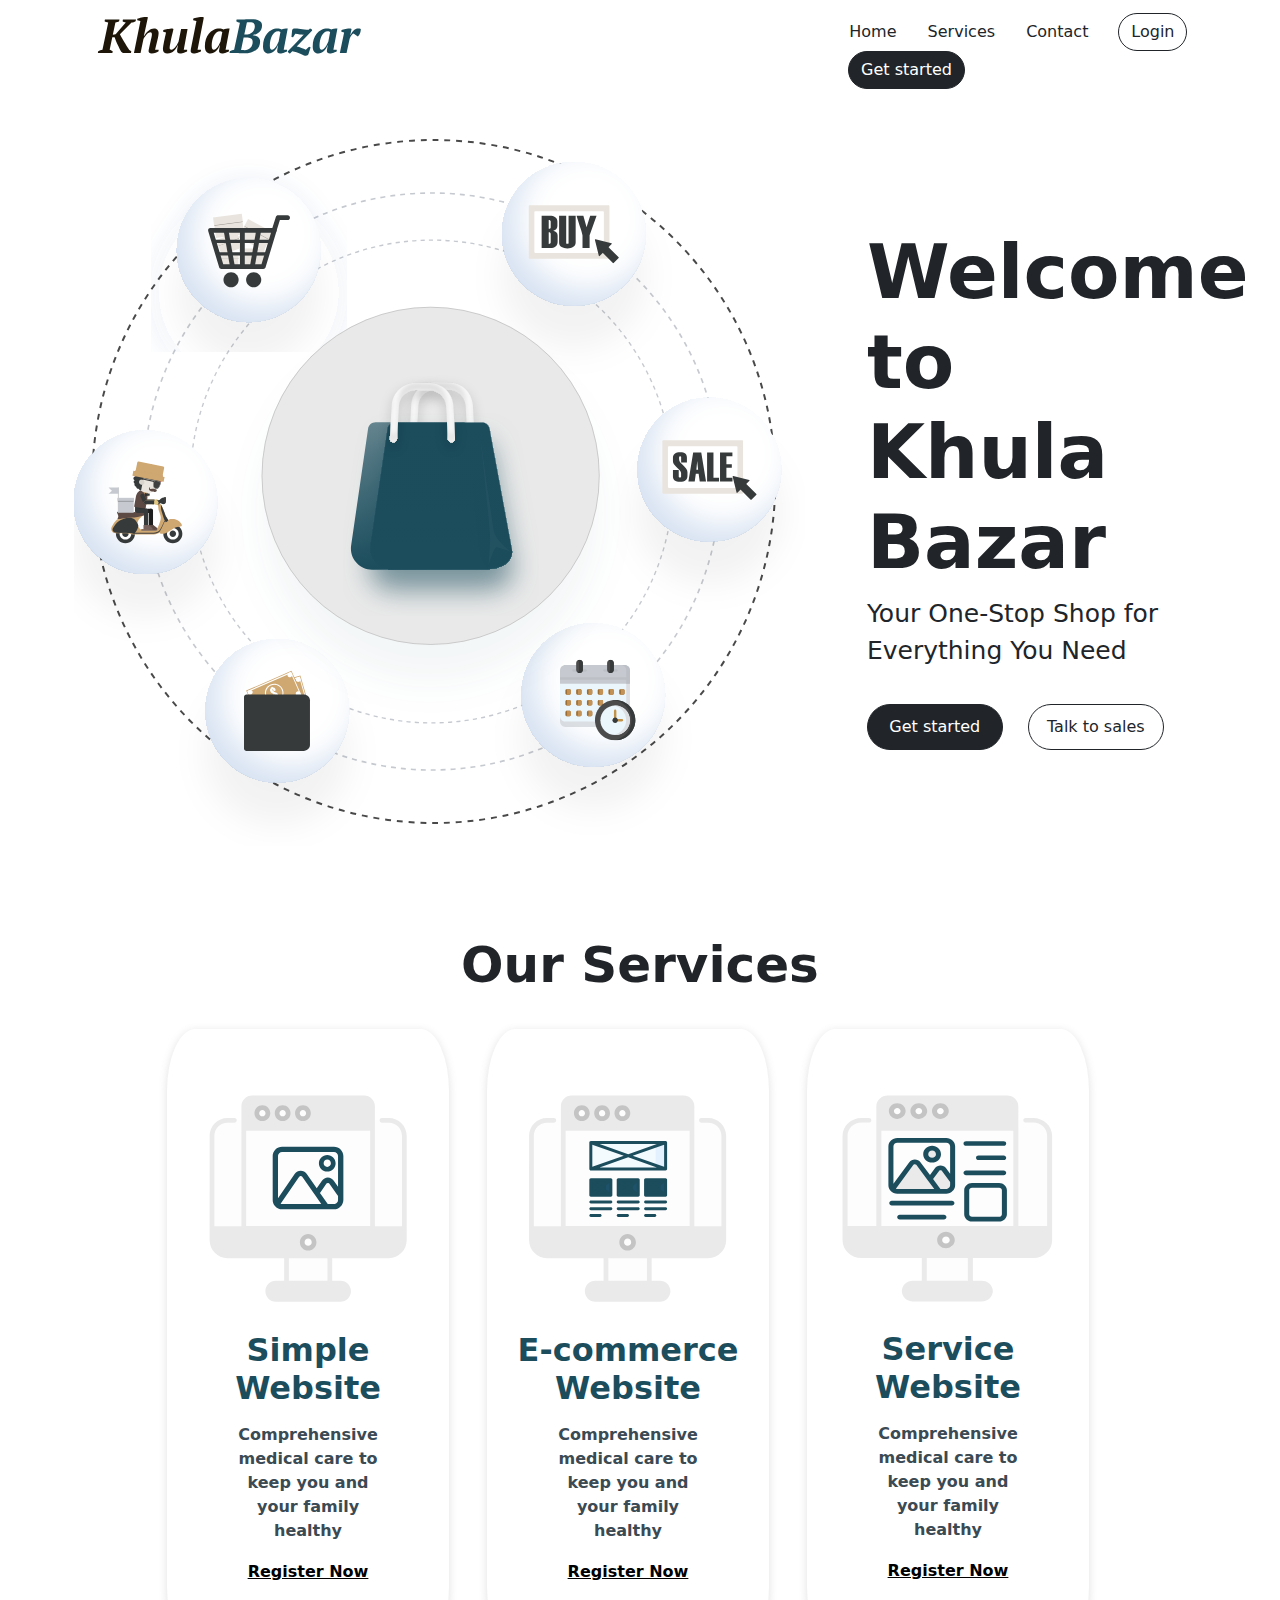
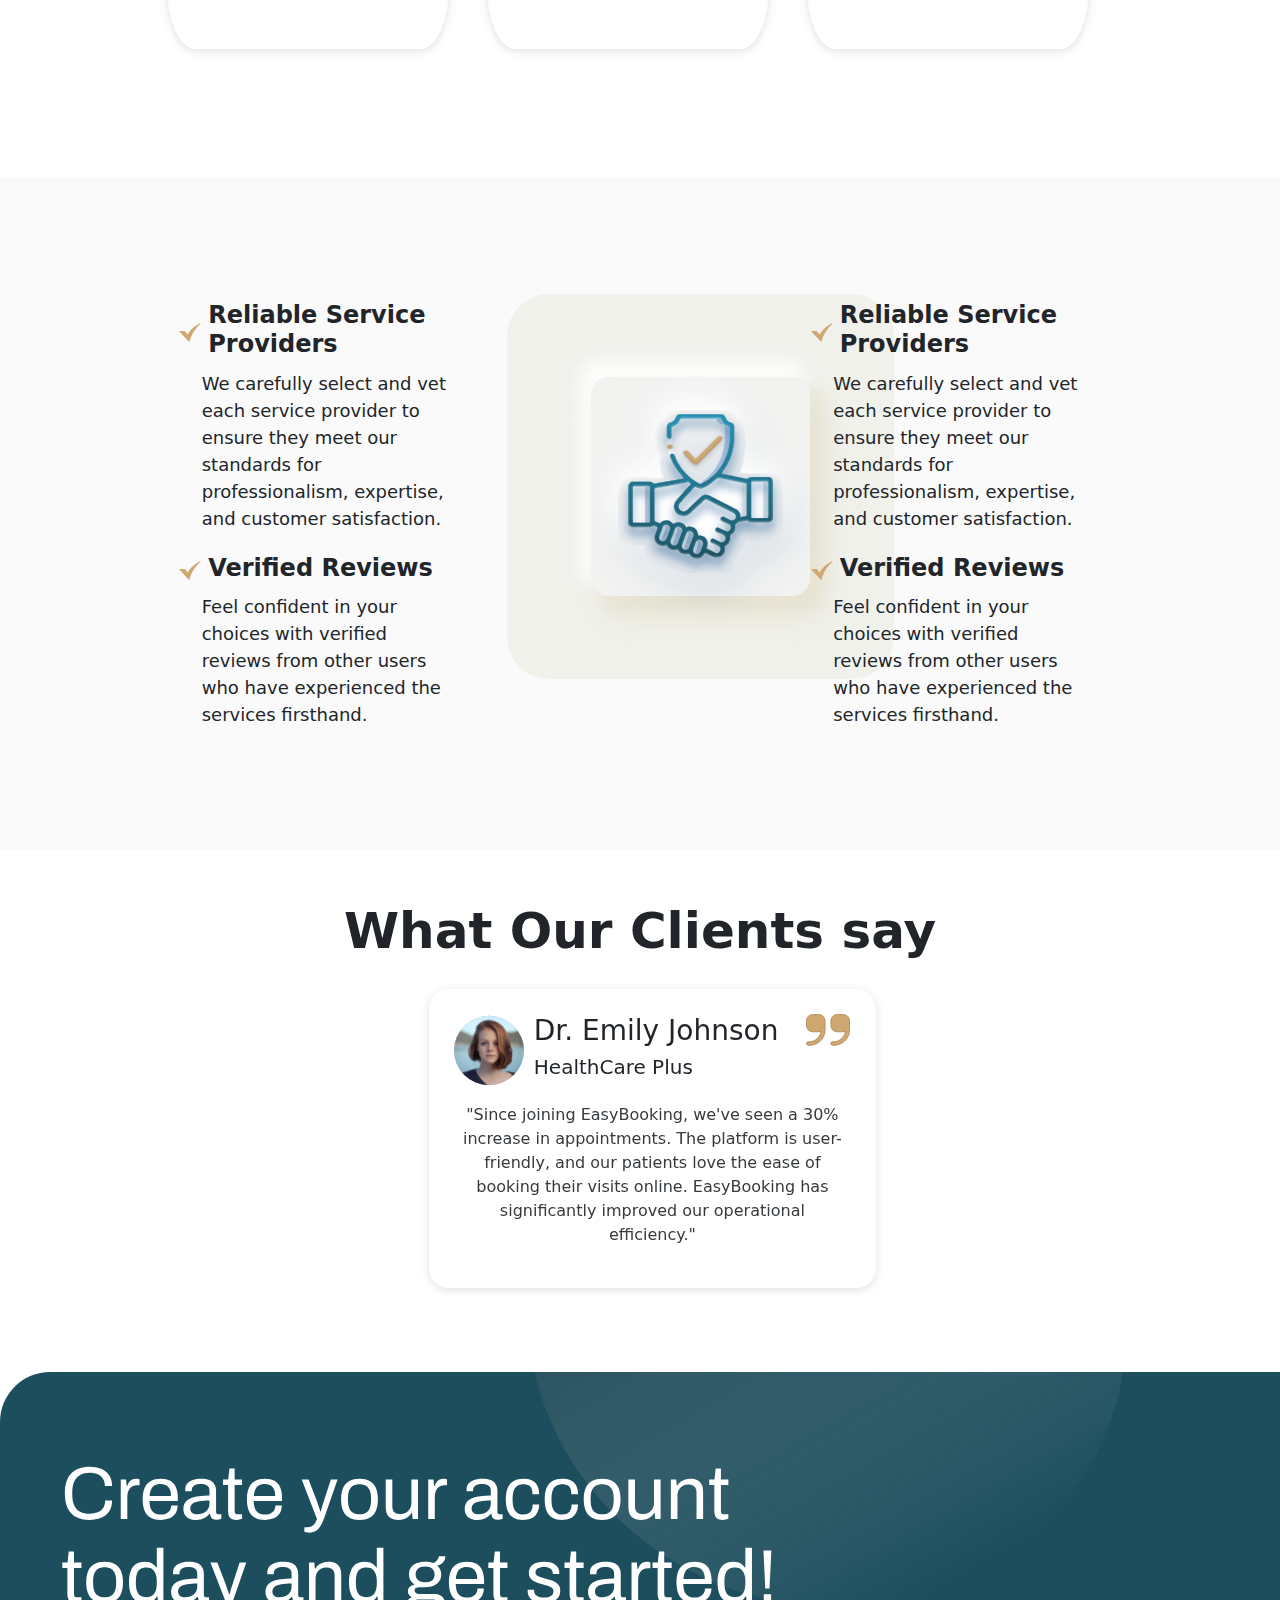
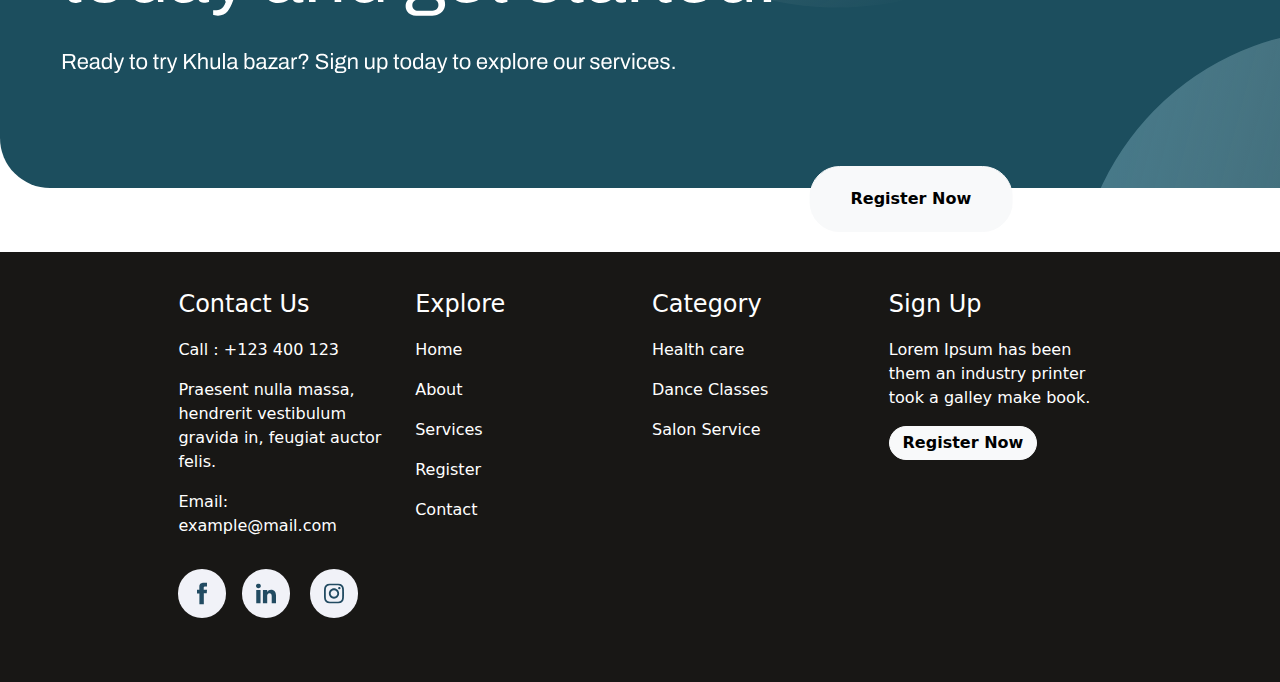
<file: index.html>
<!DOCTYPE html>
<html lang="en">

<head>
    <meta charset="UTF-8">
    <meta name="viewport" content="width=device-width, initial-scale=1.0">
    <link rel="stylesheet" href="https://fonts.googleapis.com/css2?family=Archivo:wght@400;700&display=swap">
    <link rel="stylesheet" href="style.css">
    <link href="https://cdn.jsdelivr.net/npm/bootstrap@5.3.3/dist/css/bootstrap.min.css" rel="stylesheet"
        integrity="sha384-QWTKZyjpPEjISv5WaRU9OFeRpok6YctnYmDr5pNlyT2bRjXh0JMhjY6hW+ALEwIH" crossorigin="anonymous">
    <script src="https://cdn.jsdelivr.net/npm/bootstrap@5.3.3/dist/js/bootstrap.bundle.min.js"
        integrity="sha384-YvpcrYf0tY3lHB60NNkmXc5s9fDVZLESaAA55NDzOxhy9GkcIdslK1eN7N6jIeHz"
        crossorigin="anonymous"></script>
    <title>Document</title>
</head>

<body>
    <!-- navbar container -->
    <div class="row nav">
        <div class="col-lg-8 col-sm-12">
            <img src="./new folder/Heading.svg" alt="">
        </div>
        <div class="col-lg-4 nav_button">
            <button type="button" class="btn">Home</button>
            <button type="button" class="btn ">Services</button>
            <button type="button" class="btn">Contact</button>
            <button type="button" class="btn btn-outline-dark btn-radius gap">Login</button>
            <button type="button" class="btn btn-dark gap">Get started</button>
        </div>
    </div>
    <!-- main heading with svg icon -->
    <div class="container-fluid main_con">
        <div class="heading_img">
            <img src="./new folder/main_icon.svg" alt="">
        </div>
        <div class="heading_con">
            <h1>Welcome to <br> Khula Bazar</h1>
            <p>Your One-Stop Shop for Everything You Need</p>
            <div class="heading_but">
                <button type="button" class="btn btn-dark">Get started</button>
                <button type="button" class="btn btn-outline-dark btn-radius gap1">Talk to sales</button>
            </div>
        </div>
    </div>

    <!-- Our Services  -->
    <div class="services_con">
        <h1>Our Services</h1>
        <div class="row all_service">
            <div class="col-lg-4 col-sm-12 each_service">
                <img src="./new folder/simple_web.svg" alt="">
                <h2>Simple Website</h2>
                <p>Comprehensive medical care to keep you and your family healthy</p>
                <button>Register Now</button>
            </div>
            <div class="col-lg-4 col-sm-12 each_service">
                <img src="./new folder/ecom_web.svg" alt="">
                <h2>E-commerce Website</h2>
                <p>Comprehensive medical care to keep you and your family healthy</p>
                <button>Register Now</button>
            </div>
            <div class="col-lg-4 col-sm-12 each_service">
                <img src="./new folder/service_web.svg" alt="">
                <h2>Service Website</h2>
                <p>Comprehensive medical care to keep you and your family healthy</p>
                <button>Register Now</button>
            </div>
        </div>
    </div>

    <!-- Trusted section  -->
    <div class="maintrusted_con">
        <div class="row trust_con">
            <div class="col-lg-4 text_con">
                <div class="trustheading_con">
                    <div class="icon_con">
                        <img src="./new folder/right_icon.svg" alt="">
                        <h4>Reliable Service Providers</h4>
                    </div>
                    <p>We carefully select and vet each service provider to ensure they meet our standards for
                        professionalism, expertise, and customer satisfaction.</p>
                </div>
                <div class="trustheading_con">
                    <div class="icon_con">
                        <img src="./new folder/right_icon.svg" alt="">
                        <h4>Verified Reviews</h4>
                    </div>
                    <p>Feel confident in your choices with verified reviews from other users who have experienced the
                        services firsthand.</p>
                </div>
            </div>
            <div class="col-lg-4 trust_icon">
                <img src="./new folder/trust_icon.svg" alt="">
            </div>
            <div class="col-lg-4 text_con">
                <div class="trustheading_con">
                    <div class="icon_con">
                        <img src="./new folder/right_icon.svg" alt="">
                        <h4>Reliable Service Providers</h4>
                    </div>
                    <p>We carefully select and vet each service provider to ensure they meet our standards for
                        professionalism, expertise, and customer satisfaction.</p>
                </div>
                <div class="trustheading_con">
                    <div class="icon_con">
                        <img src="./new folder/right_icon.svg" alt="">
                        <h4>Verified Reviews</h4>
                    </div>
                    <p>Feel confident in your choices with verified reviews from other users who have experienced the
                        services firsthand.</p>
                </div>
            </div>
        </div>
    </div>
    <!-- Client Reviews  -->
    <div>
        
        <div class="clients_heading">
            <h1>
                What Our Clients say
            </h1>
        </div>
        <div id="clientReviewCarousel" class="carousel slide" data-ride="carousel">
            <div class="carousel-inner">
                <div class="carousel-item active">
                    <div class="review_con">
                        <div class="row review_icon">
                            <div class="col-lg-10 col-sm-10 client_details">
                                <img src="./new folder/client_image.svg" alt="">
                                <div class="client_name">
                                    <h3>Dr. Emily Johnson</h3>
                                    <h5>HealthCare Plus</h5>
                                </div>
                            </div>
                            <div class="col-lg-2 col-sm-2 review_icon2">
                                <img src="./new folder/Vector.svg" alt="">
                            </div>
                        </div>
                        <p>"Since joining EasyBooking, we've seen a 30% increase in appointments. The platform is
                            user-friendly, and our patients love the ease of booking their visits online. EasyBooking
                            has significantly improved our operational efficiency."</p>
                    </div>
                </div>
                <div class="carousel-item">
                    <div class="review_con">
                        <div class="row review_icon">
                            <div class="col-lg-10 col-sm-10 client_details">
                                <img src="./new folder/client_image.svg" alt="">
                                <div class="client_name">
                                    <h3>Dr. Emily Johnson</h3>
                                    <h5>HealthCare Plus</h5>
                                </div>
                            </div>
                            <div class="col-lg-2 col-sm-2 review_icon2">
                                <img src="./new folder/Vector.svg" alt="">
                            </div>
                        </div>
                        <p>"Since joining EasyBooking, we've seen a 30% increase in appointments. The platform is
                            user-friendly, and our patients love the ease of booking their visits online. EasyBooking
                            has significantly improved our operational efficiency."</p>
                    </div>
                </div>
            </div>
            <a class="carousel-control-prev" href="#clientReviewCarousel" role="button" data-slide="prev">
                <span class="carousel-control-prev-icon" aria-hidden="true"></span>
                <span class="sr-only">Previous</span>
            </a>
            <a class="carousel-control-next" href="#clientReviewCarousel" role="button" data-slide="next">
                <span class="carousel-control-next-icon" aria-hidden="true"></span>
                <span class="sr-only">Next</span>
            </a>
        </div>


    </div>


    <!-- Create Account summary  -->

    <div class="create_account_con">
        <img src="./new folder/create_account.svg" alt="">
        <button type="button" class="btn btn-light ">Register Now</button>
    </div>

    <!-- Footer  -->

    <div class="footer_con">
        <div class="row footer_width">
            <div class="col-lg-3 col-sm-12 contact_con">
                <h4>Contact Us</h4>
                <div class="footer_text">
                    <p>Call : +123 400 123</p>
                    <p>Praesent nulla massa, hendrerit vestibulum gravida in, feugiat auctor felis.</p>
                    <p>Email: example@mail.com</p>
                </div>
                <div class="footer_icons">
                    <img src="./new folder/facebook_icon.svg" alt="">
                    <img class="gap" src="./new folder/linkdin_icon.svg" alt="">
                    <img class="gap" src="./new folder/insta_icon.svg" alt="">
                </div>
            </div>
            <div class="col-lg-3 col-sm-6">
                <h4>Explore</h4>
                <div class="footer_text">
                    <p>Home</p>
                    <p>About</p>
                    <p>Services</p>
                    <p>Register</p>
                    <p>Contact</p>
                </div>
            </div>
            <div class="col-lg-3 col-sm-6">
                <h4>Category</h4>
                <div class="footer_text">
                    <p>Health care</p>
                    <p>Dance Classes</p>
                    <p>Salon Service</p>
                </div>
            </div>
            <div class="col-lg-3 col-sm-12">
                <h4>Sign Up</h4>
                <div class="footer_text">
                    <p>Lorem Ipsum has been them an industry printer took a galley make book.</p>
                    <button type="button" class="btn btn-light">Register Now</button>
                </div>
            </div>
        </div>
    </div>

    <script src="https://code.jquery.com/jquery-3.5.1.slim.min.js"></script>
<script src="https://cdn.jsdelivr.net/npm/@popperjs/core@2.9.3/dist/umd/popper.min.js"></script>
<script src="https://stackpath.bootstrapcdn.com/bootstrap/4.5.2/js/bootstrap.min.js"></script>
</body>

</html>
</file>
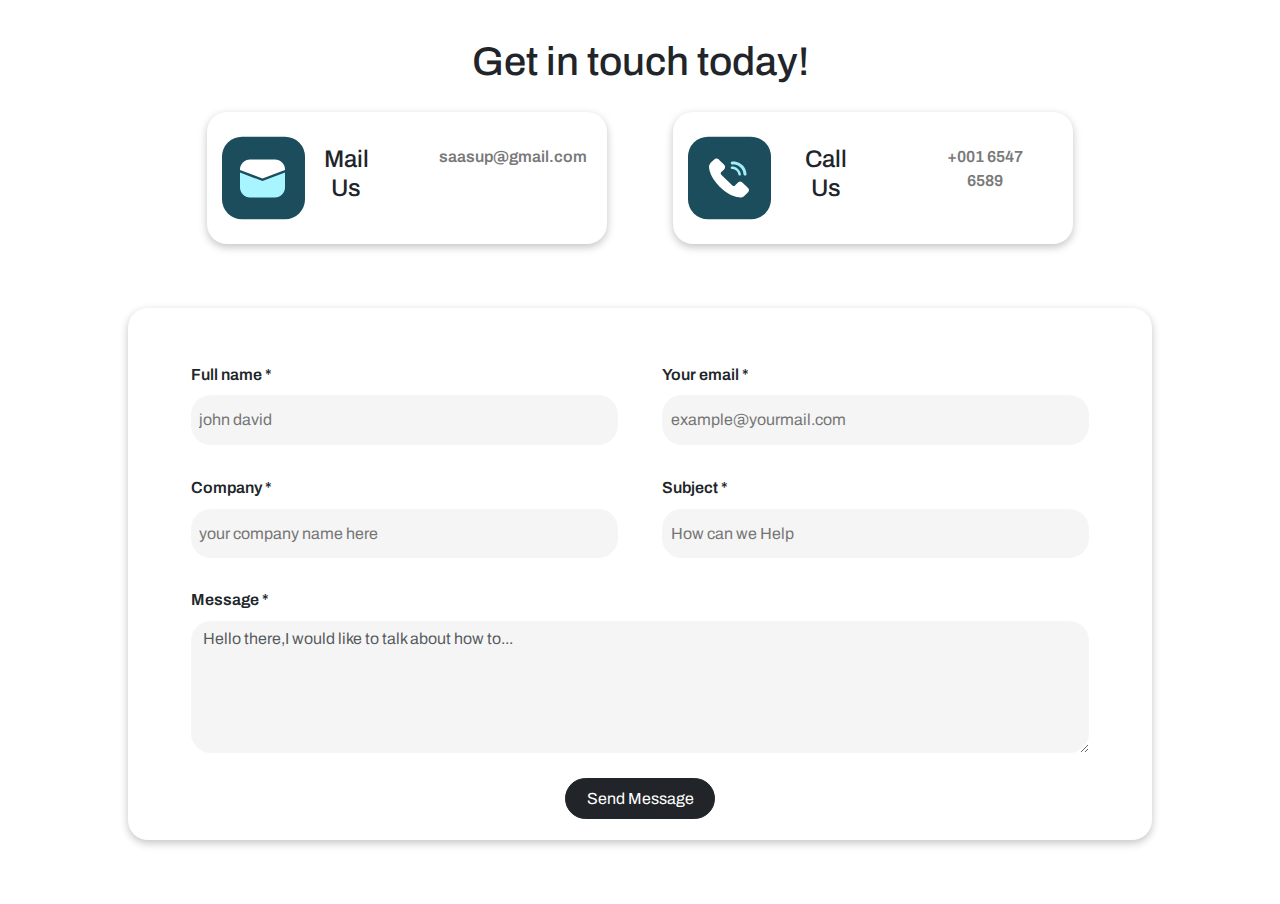
<file: contact.html>
<!DOCTYPE html>
<html lang="en">

<head>
    <meta charset="UTF-8">
    <meta name="viewport" content="width=device-width, initial-scale=1.0">
    <link rel="stylesheet" href="./style.css">
    <link rel="preconnect" href="https://fonts.googleapis.com">
    <link rel="preconnect" href="https://fonts.gstatic.com" crossorigin>
    <link href="https://fonts.googleapis.com/css2?family=Archivo:ital,wght@0,100..900;1,100..900&display=swap"
        rel="stylesheet">
    <link href="https://cdn.jsdelivr.net/npm/bootstrap@5.3.3/dist/css/bootstrap.min.css" rel="stylesheet"
        integrity="sha384-QWTKZyjpPEjISv5WaRU9OFeRpok6YctnYmDr5pNlyT2bRjXh0JMhjY6hW+ALEwIH" crossorigin="anonymous">
    <script src="https://cdn.jsdelivr.net/npm/bootstrap@5.3.3/dist/js/bootstrap.bundle.min.js"
        integrity="sha384-YvpcrYf0tY3lHB60NNkmXc5s9fDVZLESaAA55NDzOxhy9GkcIdslK1eN7N6jIeHz"
        crossorigin="anonymous"></script>
    <title>Document</title>
    <style>
        .archivo-fontname {
            font-family: "Archivo", sans-serif;
            font-optical-sizing: auto;
            font-weight: 600;
            font-style: normal;
            font-variation-settings:
                "wdth" 100;
        }

        /* body {
            font-family: a;
        } */

        .contact_heading {
            margin: auto;
            margin-top: 3%;
            text-align: center;
        }

        .icon_con {
            width: 78%;
            display: flex;
            justify-content: space-evenly;
            margin: auto;
            margin-top: 2%;
        }

        .icon_card {
            width: 40%;
            display: flex;
            box-shadow: rgba(0, 0, 0, 0.24) 0px 3px 8px;
            border-radius: 20px;
            padding: 1.5%;
        }

        .icon_card h4 {
            padding: 5%;
        }

        .icon_card p {
            margin: 5% 5% 5% 14%;
            color: #797979;
        }

        .contact_form {
            width: 80%;
            box-shadow: rgba(0, 0, 0, 0.24) 0px 3px 8px;
            margin: auto;
            border-radius: 20px;
            margin-top: 5%;
            padding: 1%;
            margin-bottom: 5%;
        }
        .input_card{
            margin-top: 5%;
        }
        .input_card input{
            width: 100%;
            border: none;
            background-color: #F5F5F5;
            padding: 3% 2%;
            border-radius: 20px;
            margin-top: 2%;
        }
        .input_maincon{
            display: grid;
            grid-template-columns: repeat(2,1fr);
            gap: 5%;
            padding: 2% 5%;
        }
        .message_card{
            width: 90%;
            margin: auto;
            margin-top: 2%;
        }
        .message_card textarea{
            border: none;
            background-color: #F5F5F5;
            margin-top: 1%;
            margin-bottom: 2%;
            border-radius: 20px;
        }
        .contact_subbut{
            width: 15%;
            margin: auto;

        }
        .contact_subbut button{
            width: 100%;
            margin-top: 5%;
            border-radius: 30px;
            padding: 5%;
            margin-bottom: 5%;
        }
        
        @media (min-width: 375px) and (max-width: 844px) {
        
            .icon_con {
                display: block;
                width: 75%;
            }
            .icon_card{
                width: 96%;
                padding: 5%;
                margin-top: 5%;
            }
            .icon_card img{
                width: 13%;
            }
            .icon_card h4{
                font-size: 16px;
                padding: 4%;
            }
            .icon_card p{
                margin: 4% 2%;
            }
            .input_maincon{
                display: block;
            }
            .input_card{
                margin-top: 8%;
            }
            .input_card input{
                padding: 5% 6%;
                margin-top: 4%;
            }
            .contact_subbut{
                width: 80%;
                margin-top: 5%;
            }
        }
    </style>
</head>

<body class="archivo-fontname">
    <div class="contact_heading">
        <h1>Get in touch today!</h1>
        <div class="icon_con">
            <div class="icon_card">
                <img src="./new folder/mail_icon.svg" alt="">
                <h4>Mail Us</h4>
                <p>saasup@gmail.com</p>
            </div>
            <div class="icon_card">
                <img src="./new folder/phone_icon.svg" alt="">
                <h4>Call Us</h4>
                <p>+001 6547 6589</p>
            </div>
        </div>
    </div>
    <div class="contact_form">
        <div class="input_maincon">
            <div class="input_card">
                <div>
                    <label for="name">Full name *</label>
                </div>
                <input type="text" placeholder="john david">
            </div>
            <div class="input_card">
                <div>
                    <label for="name">Your email *</label>
                </div>
                <input type="email" placeholder="example@yourmail.com">
            </div>
            <div class="input_card">
                <div>
                    <label for="name">Company *</label>
                </div>
                <input type="text" placeholder="your company name here">
            </div>
            <div class="input_card">
                <div>
                    <label for="name">Subject *</label>
                </div>
                <input type="text" placeholder="How can we Help">
            </div>
            
        </div>
        <div class="message_card">
            <div>
                <label for="name">Message *</label>
            </div>
            <textarea rows="5" class="form-control" aria-label="With textarea" placeholder="Hello there,I would like to talk about how to..."></textarea>
        </div>
        <div class="contact_subbut">
            <button type="button" class="btn btn-dark">Send Message</button>
        </div>
    </div>
</body>

</html>
</file>
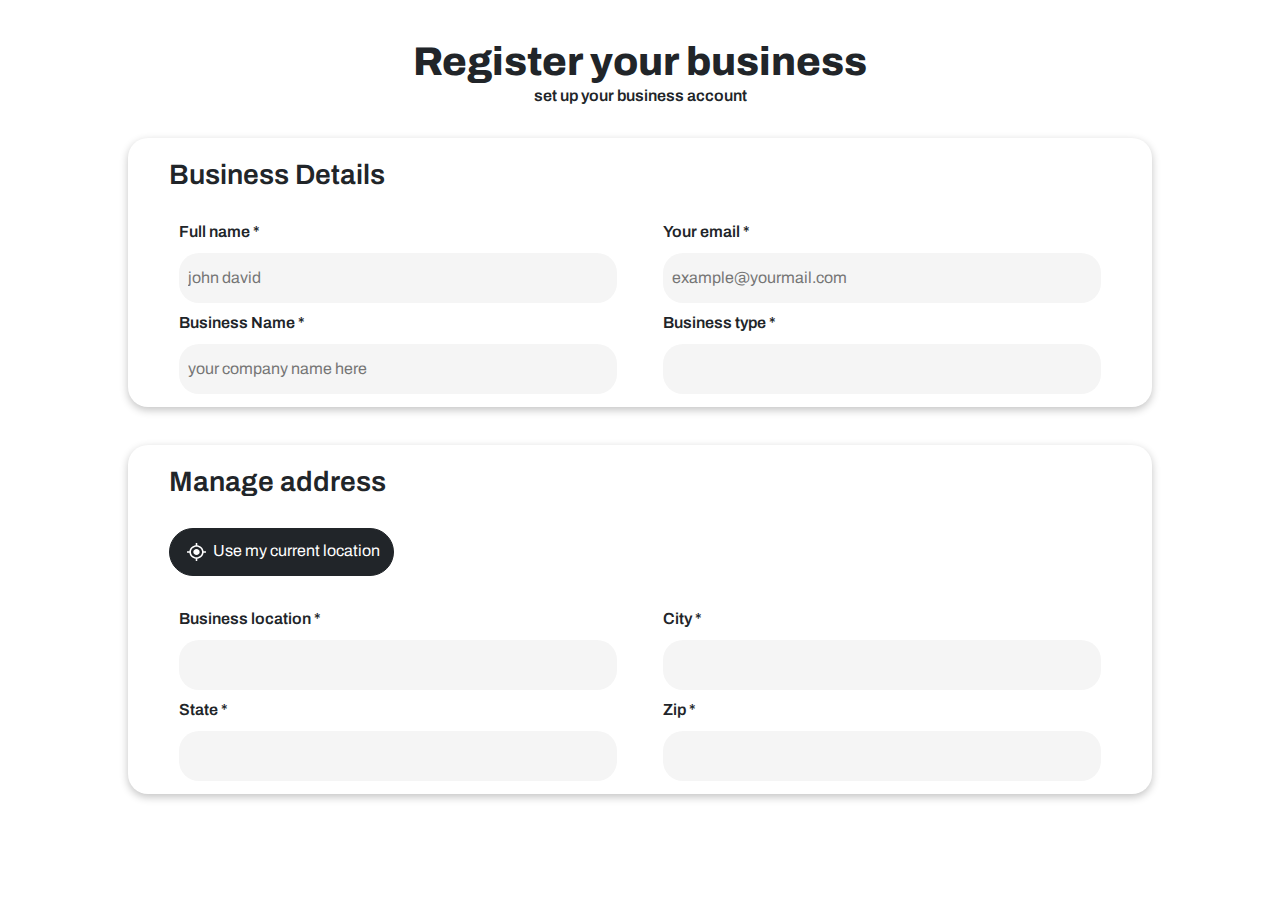
<file: register.html>
<!DOCTYPE html>
<html lang="en">

<head>
    <meta charset="UTF-8">
    <meta name="viewport" content="width=device-width, initial-scale=1.0">
    <link rel="stylesheet" href="./style.css">
    <link rel="preconnect" href="https://fonts.googleapis.com">
    <link rel="preconnect" href="https://fonts.gstatic.com" crossorigin>
    <link href="https://fonts.googleapis.com/css2?family=Archivo:ital,wght@0,100..900;1,100..900&display=swap"
        rel="stylesheet">
    <link href="https://cdn.jsdelivr.net/npm/bootstrap@5.3.3/dist/css/bootstrap.min.css" rel="stylesheet"
        integrity="sha384-QWTKZyjpPEjISv5WaRU9OFeRpok6YctnYmDr5pNlyT2bRjXh0JMhjY6hW+ALEwIH" crossorigin="anonymous">
    <script src="https://cdn.jsdelivr.net/npm/bootstrap@5.3.3/dist/js/bootstrap.bundle.min.js"
        integrity="sha384-YvpcrYf0tY3lHB60NNkmXc5s9fDVZLESaAA55NDzOxhy9GkcIdslK1eN7N6jIeHz"
        crossorigin="anonymous"></script>
    <title>Document</title>
    <style>
        .archivo-fontname {
            font-family: "Archivo", sans-serif;
            font-optical-sizing: auto;
            font-weight: 600;
            font-style: normal;
            font-variation-settings:
                "wdth" 100;
        }

        .register_heading {
            line-height: 30%;
            text-align: center;
            margin-top: 3%;
        }

        .register_heading h1 {
            font-weight: 800;
        }

        .details_con{
            width: 80%;
            margin: auto;
            margin-top: 3%;
            box-shadow: rgba(0, 0, 0, 0.24) 0px 3px 8px;
            border-radius: 20px;
        }
        
        .details_con h3{
            padding: 2% 1% 0% 4%;
            font-weight: 600;
        }
/* 
        .input_card {
            margin-top: 5%;
        } */

        .input_card input {
            width: 100%;
            border: none;
            background-color: #F5F5F5;
            padding: 3% 2%;
            border-radius: 20px;
            margin-top: 2%;
        }

        .input_maincon {
            display: grid;
            grid-template-columns: repeat(2, 1fr);
            gap: 5%;
            padding: 2% 5%;
        }
        .location_button{
            width: 22%;
            padding: 1%;
            border-radius: 30px;
            margin: 2% 1% 1% 4%;

        }
        .location_button img{
            width: 13%;
            padding: 2%;
        }
        
    </style>
</head>

<body>
    <div class="archivo-fontname">
        <div class="register_heading">
            <h1>Register your business</h1>
            <p>set up your business account</p>
        </div>
        <div class="details_con">
            <h3>Business Details</h3>
            <div class="input_maincon">
                <div class="input_card">
                    <div>
                        <label for="name">Full name *</label>
                    </div>
                    <input type="text" placeholder="john david">
                </div>
                <div class="input_card">
                    <div>
                        <label for="name">Your email *</label>
                    </div>
                    <input type="email" placeholder="example@yourmail.com">
                </div>
                <div class="input_card">
                    <div>
                        <label for="name">Business Name *</label>
                    </div>
                    <input type="text" placeholder="your company name here">
                </div>
                <div class="input_card">
                    <div>
                        <label for="name">Business type *</label>
                    </div>
                    <input type="text" >
                </div>
            </div>
        </div>
        <div class="details_con">
            <h3>Manage address</h3>
               <button type="button" class="btn btn-dark gap location_button">
                <img src="./new folder/location_icon.svg" alt="">
                 Use my current location
               </button>
            <div class="input_maincon">
                <div class="input_card">
                    <div>
                        <label for="name">Business location *</label>
                    </div>
                    <input type="text" >
                </div>
                <div class="input_card">
                    <div>
                        <label for="name">City *</label>
                    </div>
                    <input type="text">
                </div>
                <div class="input_card">
                    <div>
                        <label for="name">State *</label>
                    </div>
                    <input type="text" >
                </div>
                <div class="input_card">
                    <div>
                        <label for="name">Zip *</label>
                    </div>
                    <input type="text" >
                </div>
            </div>
        </div>
    </div>
</body>

</html>
</file>
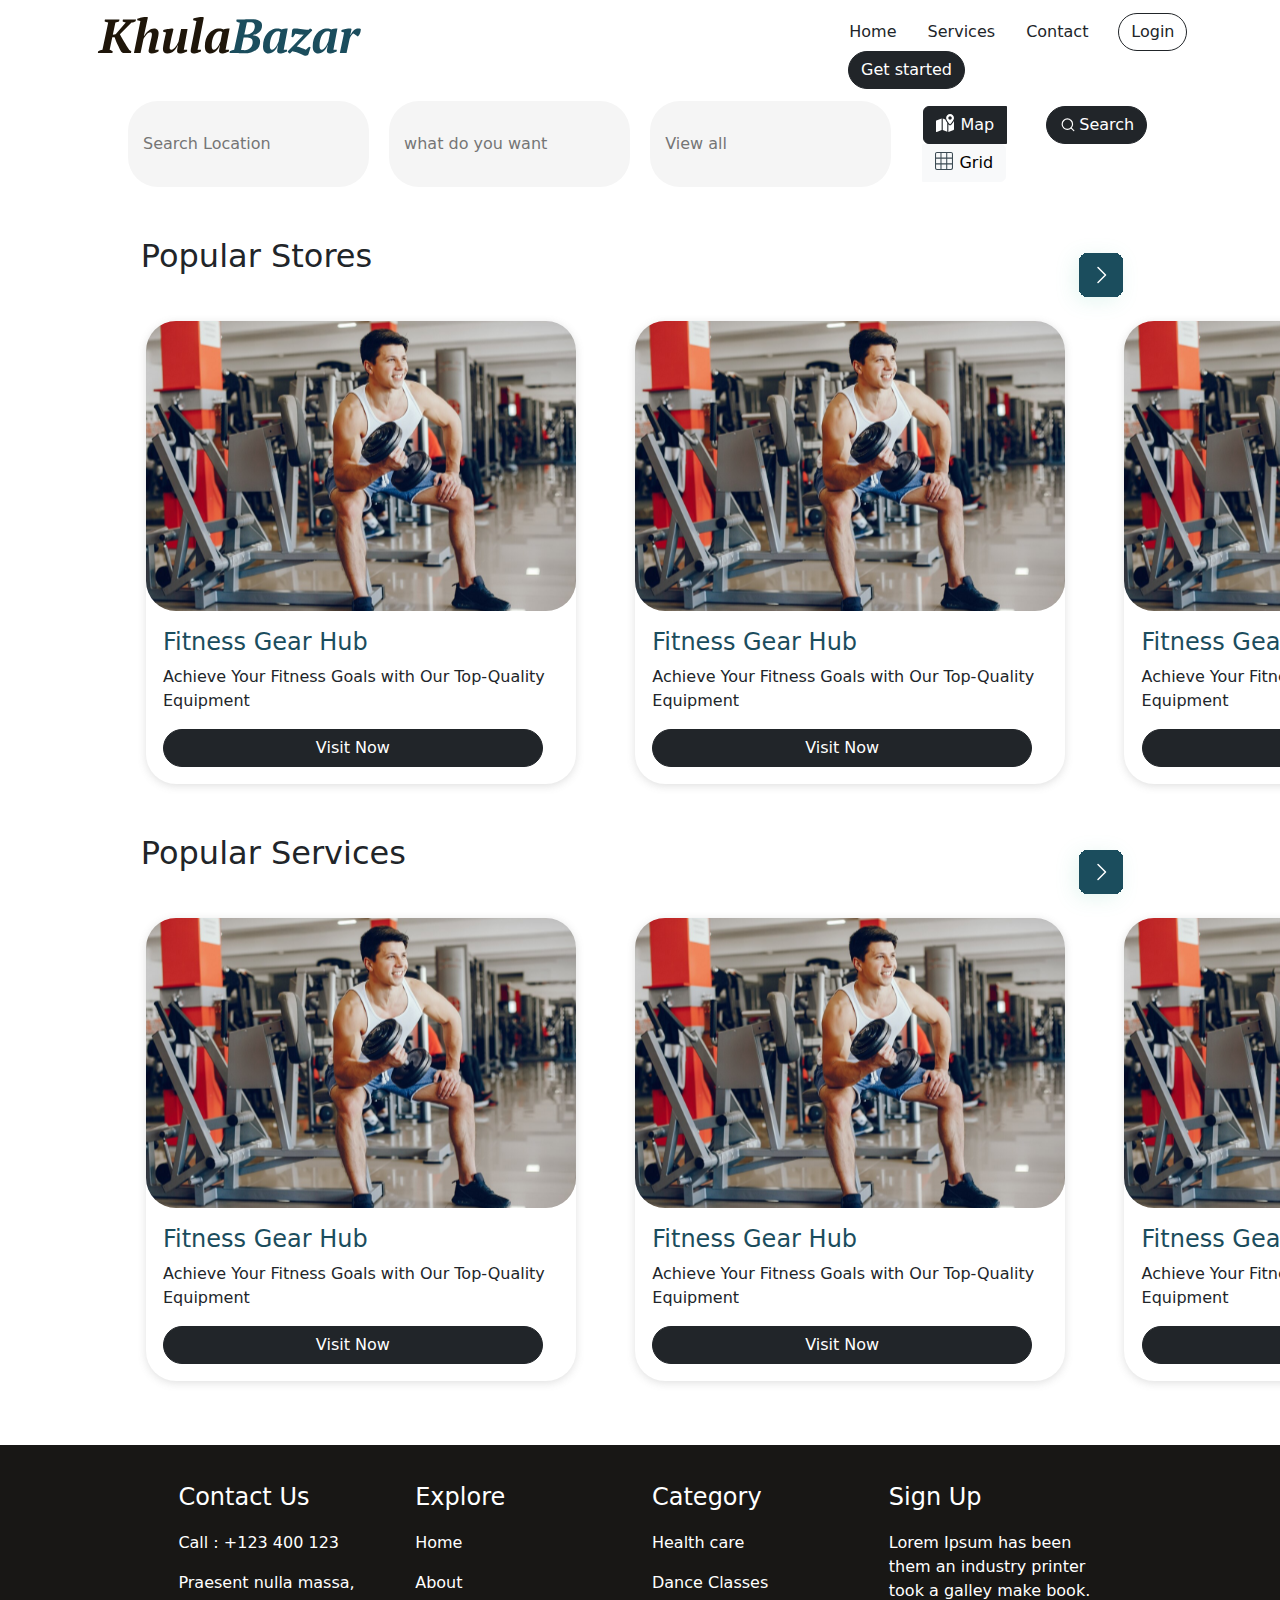
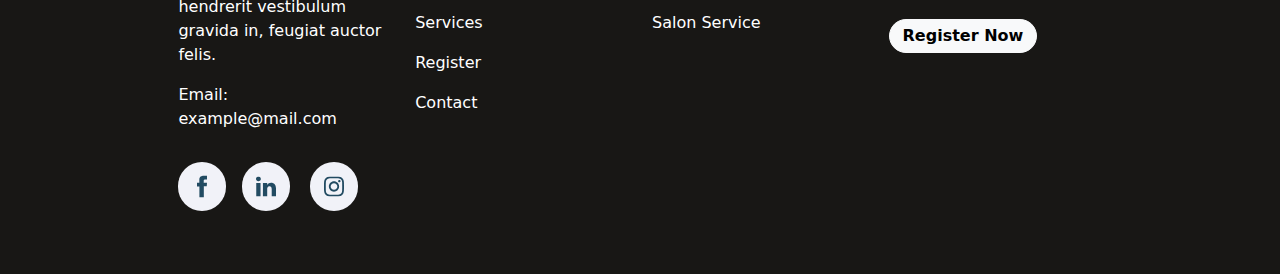
<file: service.html>
<!DOCTYPE html>
<html lang="en">

<head>
    <meta charset="UTF-8">
    <meta name="viewport" content="width=device-width, initial-scale=1.0">
    <link rel="stylesheet" href="./style.css">
    <link href="https://cdn.jsdelivr.net/npm/bootstrap@5.3.3/dist/css/bootstrap.min.css" rel="stylesheet"
        integrity="sha384-QWTKZyjpPEjISv5WaRU9OFeRpok6YctnYmDr5pNlyT2bRjXh0JMhjY6hW+ALEwIH" crossorigin="anonymous">
    <script src="https://cdn.jsdelivr.net/npm/bootstrap@5.3.3/dist/js/bootstrap.bundle.min.js"
        integrity="sha384-YvpcrYf0tY3lHB60NNkmXc5s9fDVZLESaAA55NDzOxhy9GkcIdslK1eN7N6jIeHz"
        crossorigin="anonymous"></script>
    <title>Document</title>
</head>

<body>
    <!-- navbar container -->
    <div class="row nav">
        <div class="col-lg-8 col-sm-12">
            <img src="./new folder/Heading.svg" alt="">
        </div>
        <div class="col-lg-4 nav_button">
            <button type="button" class="btn">Home</button>
            <button type="button" class="btn ">Services</button>
            <button type="button" class="btn">Contact</button>
            <button type="button" class="btn btn-outline-dark btn-radius gap">Login</button>
            <button type="button" class="btn btn-dark gap">Get started</button>
        </div>
    </div>

    <!-- search and map  -->
    <div>
        <div class="search_service">
            <div class="input_con">
                <input type="text"  placeholder="Search Location">
                <input type="text"  placeholder="what do you want">
                <input type="text"  placeholder="View all">
                <div class=" button_radius gap">
                    <div class="input-group inputgroup_div">
                        <button class="btn btn-dark button_map" type="button">
                            <img src="./new folder/map_icon.svg" alt="">
                            Map</button>
                        <button class="btn btn-light button_map" type="button">
                            <img src="./new folder/Grid_icon.svg" alt="">
                            Grid</button>
                   </div>
                   <div class="search_button">
                         <button type="button" class="btn btn-dark">
                            <img src="./new folder/Search_icon.svg" alt="">
                            Search</button>
                   </div>
                </div>
                
            </div>
        </div>
    </div>

    <!-- Popular Stores -->
     <div class="ServicesMain_con">
        <div class="store_heading">
            <h2>Popular Stores</h2>
            <div class="viewmore">
                <img src="./new folder/swipe_button.svg" alt="">
            </div>
        </div>
        <div class="cardMain_con">
            <div class="card_con">
                <div class="card_img">
                    <img src="./new folder/gym_image.svg" alt="">
                </div>
                <div class="card_detials">
                    <h4>Fitness Gear Hub</h4>
                    <p>Achieve Your Fitness Goals with Our Top-Quality Equipment</p>
                    <button type="button" class="btn btn-dark"> Visit Now </button>
                </div>
            </div>
            <div class="card_con">
                <div class="card_img">
                    <img src="./new folder/gym_image.svg" alt="">
                </div>
                <div class="card_detials">
                    <h4>Fitness Gear Hub</h4>
                    <p>Achieve Your Fitness Goals with Our Top-Quality Equipment</p>
                    <button type="button" class="btn btn-dark"> Visit Now </button>
                </div>
            </div>
            <div class="card_con">
                <div class="card_img">
                    <img src="./new folder/gym_image.svg" alt="">
                </div>
                <div class="card_detials">
                    <h4>Fitness Gear Hub</h4>
                    <p>Achieve Your Fitness Goals with Our Top-Quality Equipment</p>
                    <button type="button" class="btn btn-dark"> Visit Now </button>
                </div>
            </div>
        </div>
       
     </div>
    
    <!-- Popular Services  -->
    <div class="ServicesMain_con">
        <div class="store_heading">
            <h2>Popular Services</h2>
            <div class="viewmore">
                <img src="./new folder/swipe_button.svg" alt="">
            </div>
        </div>
        <div class="cardMain_con">
            <div class="card_con">
                <div class="card_img">
                    <img src="./new folder/gym_image.svg" alt="">
                </div>
                <div class="card_detials">
                    <h4>Fitness Gear Hub</h4>
                    <p>Achieve Your Fitness Goals with Our Top-Quality Equipment</p>
                    <button type="button" class="btn btn-dark"> Visit Now </button>
                </div>
            </div>
            <div class="card_con">
                <div class="card_img">
                    <img src="./new folder/gym_image.svg" alt="">
                </div>
                <div class="card_detials">
                    <h4>Fitness Gear Hub</h4>
                    <p>Achieve Your Fitness Goals with Our Top-Quality Equipment</p>
                    <button type="button" class="btn btn-dark"> Visit Now </button>
                </div>
            </div>
            <div class="card_con">
                <div class="card_img">
                    <img src="./new folder/gym_image.svg" alt="">
                </div>
                <div class="card_detials">
                    <h4>Fitness Gear Hub</h4>
                    <p>Achieve Your Fitness Goals with Our Top-Quality Equipment</p>
                    <button type="button" class="btn btn-dark"> Visit Now </button>
                </div>
            </div>
        </div>
       
     </div>
     
     <!-- Footer  -->

     <div class="footer_con">
        <div class="row footer_width">
            <div class="col-lg-3 col-sm-12 contact_con">
                <h4>Contact Us</h4>
                <div class="footer_text">
                    <p>Call : +123 400 123</p>
                    <p>Praesent nulla massa, hendrerit vestibulum gravida in, feugiat auctor felis.</p>
                    <p>Email: example@mail.com</p>
                </div>
                <div class="footer_icons">
                    <img src="./new folder/facebook_icon.svg" alt="">
                    <img class="gap" src="./new folder/linkdin_icon.svg" alt="">
                    <img class="gap" src="./new folder/insta_icon.svg" alt="">
                </div>
            </div>
            <div class="col-lg-3 col-sm-6">
                <h4>Explore</h4>
                <div class="footer_text">
                    <p>Home</p>
                    <p>About</p>
                    <p>Services</p>
                    <p>Register</p>
                    <p>Contact</p>
                </div>
            </div>
            <div class="col-lg-3 col-sm-6">
                <h4>Category</h4>
                <div class="footer_text">
                    <p>Health care</p>
                    <p>Dance Classes</p>
                    <p>Salon Service</p>
                </div>
            </div>
            <div class="col-lg-3 col-sm-12">
                <h4>Sign Up</h4>
                <div class="footer_text">
                    <p>Lorem Ipsum has been them an industry printer took a galley make book.</p>
                    <button type="button" class="btn btn-light">Register Now</button>
                </div>
            </div>
        </div>
    </div>
</body>

</html>
</file>
<file: style.css>
.body{
    font-family: 'Archivo', sans-serif !important;
}

/* navbar style  */
.nav img{
    /* width: 30%; */
    padding: 2% 2% 2% 12%;
}
.nav{
    width: 98%;
}

.nav button{
   border-radius: 30px !important;
}
.nav_button{
   padding: 1% 1% 1% 1%;
}
.gap{
    margin-left: 3%;
    padding: 2%;
}

/* heading container style */
.heading_con{
    width: 27%;
    margin-top: 10%;
}
.heading_con h1{
    font-size: 75px;
    font-weight: 800 ;
}
.heading_con p{
    font-size: 25px;
}
.heading_con button{
    border-radius: 30px !important;
    width: 40%;
    padding: 10px 0px;
}
.heading_but{
    margin: 10% 0%;
}
.gap1{
    margin-left: 6%;
}
.main_con{
    width: 95%;
    margin: auto;
    display: flex;
    justify-content: space-evenly;
}
.heading_img{
    margin-top: 3%;

}

/* services container style  */
.services_con > h1 {
    font-size: 50px;
    font-weight: 800;
    text-align: center;
    margin-top: 5%;
    padding: 2%;
}  

.all_service{
    width: 100%;
    justify-content: center;
    gap: 3%;
}

.each_service{
    width: 22% !important;
    box-shadow: rgba(99, 99, 99, 0.2) 0px 2px 8px 0px;
    text-align: center;
    padding: 5% 3%;
    border-radius: 10%;
}
.each_service h2{
    padding: 10% 0% 3% 0%;
    font-weight: 700;
    color: #1B4D5D;
}
.each_service p{
    padding: 0% 18% 0% 18%;
    font-weight: 600;
    color: #3B4A53;
}

.each_service button{
    color: 0E0E0E;
    background-color: transparent;
    border: none;
    font-weight: 700;
    text-decoration: underline;
}

/* trusted container style  */

.maintrusted_con{
    width: 100%;
    margin: auto;
    background-color: #F8F8F8BA;
    margin-top: 10%;
}

.trust_con{
    width: 90%;
    margin: auto !important;
    padding: 8%;
}

.trustheading_con h4 {
    font-weight: 700;
    padding: 1% 0% 0% 2%;
}

.text_con{
    width: 100%;
    margin-top: 2% !important;
}

.trustheading_con p{
    padding: 1% 8%;
    font-weight: 400;
    font-size: 18px;
}

.icon_con{
    display: flex;
}
/* client review style  */

.clients_heading h1{
    width: 100% ;
    text-align: center;
    margin-top: 4%;
    font-size: 50px;
    font-weight: 800;
}
.client_name{
    margin-left: 2%;
}
.client_name h5{
    text-align: left; 
}

.client_details{
    display: flex;
    gap: 1%;
}

    /* .review_icon{
        width: 31%;
    } */

.review_con{
    width: 36%;
    box-shadow: rgba(99, 99, 99, 0.2) 0px 2px 8px 0px;
    padding: 2%;
    border-radius: 20px;
    text-align: center;
    margin: 0% 33% ;
}

.review_con p{
    margin-top: 4%;
    font-weight: 500;
    color: #363A3D;
}

.carousel-item {
    text-align: center;
    padding: 20px;
}
/* create account summary style  */

.create_account_con{
    margin-top: 5%;
    text-align: center;
}  

.create_account_con img{
    margin: auto;
}

.create_account_con button{
    position: absolute;
    bottom: -285%;
    right: 13%;
    align-self: self-end;
    transform: translate(-50%, -50%);
    border-radius: 30px;
    padding: 20px 40px;
    font-weight: 700;

}

/* footer style  */

.footer_con{
    background-color: #181715;
    color: #FFFFFF;
    justify-content: space-around;
    margin-top: 5%;
}
.footer_width{
    width: 80%;
    margin: auto !important;
    padding: 3%;
}
.footer_text{
    padding: 5% 0%;
}
.footer_text button{
    font-weight: 600;
    border-radius: 30px;
    padding: 2% 6%; 
}
.footer_icons{
    margin-bottom: 10%;
}


/* serivce page style  */

.input_con{
    width: 80%;
    gap: 2%;
    display: grid;
    grid-template-columns: repeat(4,1fr);
    margin: auto;
}
.inputgroup_div{
    width: 60% !important;
}

.input_con input{
    border: none;
    border-radius: 30px;
    padding: 10px 15px;
    background-color: #F5F5F5;
}
.search_button button{
    /* width: 100%; */
    display: flex;
    border-radius: 30px;
    font-size: 16px;
}
.search_button button>img{
    width: 20px;
    padding: 7% 5% 7% 3%;
}

.button_radius{
    display: flex;
}

/* .button_map{
    font-size: 16px;
    background-color: #D4D2E3;
    border-radius: 30px;
} */
.button_map img{
    padding: 0px 1px 4px 0px;
}
.ServicesMain_con{
    width: 78%;
    margin: auto;
}

.store_heading{
    display: flex;
    justify-content: space-between;
    margin-top: 5%;
}
.card_con{
    box-shadow: rgba(99, 99, 99, 0.2) 0px 2px 8px 0px;
    border-radius: 30px;
}
.card_img img{
    width: auto;
    border-radius: 30px;
}
.card_detials {
   padding: 4%;
}
.card_detials h4{
    color: #1B4D5D;
}
.card_detials button{
    width: 96%;
    border-radius: 30px;
}
.cardMain_con{
    width: 99%;
    display: grid;
    grid-template-columns: repeat(3, 1fr);
    gap: 6% ;
    margin: auto;
}

@media (min-width: 375px) and (max-width: 844px) {
    .nav_button{
        display: none;
    }
    .nav img{
        width: 50%;
       padding: 6% 2% 2% 6%;

    }
    .main_con {
       /* display: none; */
       display: block;
    }
    .heading_con{
        width: 90%;
        margin: auto;
        text-align: center;
    }
    .heading_con h1{
        font-size: 40px;
        font-weight: 800 ;
    }
    .heading_img img{
        width: 90%;
        /* margin: auto; */
        margin: 6%;
        margin-top: 12%;
    }
    .heading_con p{
        font-size: 16px;
        padding: 2% 12%;
    }
    .heading_but{
        gap: 10%;
        margin: 5% 0%;
    }
   
    /* .services_con{
        display: none;
    } */

    .services_con > h1{
        font-size: 28px;
        padding: 5%;
    }

    .all_service{
        width: 100% !important;
        margin: -1% 1% !important;
    }

    .each_service{
        width: 70% !important;
        margin: 10%;
        padding: 5% 3%;

    }

    .each_service img{
        width: 60%;
    }
    /* .maintrusted_con{
        display: none;
    } */
    .trust_con {
        width: auto;
    }

    .trustheading_con{
        padding: 4%;
    }

    .trust_icon img{
        width: 90%;
        margin: auto;
    }

    .text_con{
        padding: 4%;
    }

    .trustheading_con p{
        padding: 0%;
    }

    .review_con{
        width: 90%;
        margin: 0%;
    }
    .review_con p{
        font-size: 10px;
    }
    .client_name h3{
        font-size: 15px;
    }
    .client_name h5{
        font-size: 12px;
    }
    .client_details{
        display: block;
    }
    .client_details img{
         width: 12%;
    }
    .review_icon2 img{
        width: 9%;
    }
    
    .create_account_con img{
        width: 90%;
    }
    .footer_width h4{
        margin-top: 7%;
    }

    /* service page style  */

    .input_con{
        display: block;
        width: 100%;
        margin-top: 2%;
    }
    .button_radius{
        display: block;
    }
    .button_map{
        width: 50% !important;
    }
    .input_con input{
        width: 80%;
        margin: 2% 5% 3% 9%;
    }
    .inputgroup_div{
        width: 80% !important;
        margin: 2% 7%;
    }
    .search_button button{
        width: 80%;
        display: block;
        margin: 5% 6%;
        margin-top: 5%;
        font-size: 18px;
        /* padding: 2% 2% 2% 2%; */
        text-align: center;
    }
    .search_button button>img{
        width: 18px;
        padding: 0%;
    }
    .cardMain_con{
        display: inline;
    }
    .card_img img{
        width: 99%;
    }
    .card_con{
        margin: 5%;
    }
    .viewmore{
        width: auto;
    }
    .viewmore img{
         width: 60%;
         margin-left: 46%;
    }
    .ServicesMain_con{
        width: 90%;
    }
    .store_heading{
        margin: 5%;
        margin-top: 15%;
    }
}
</file>
